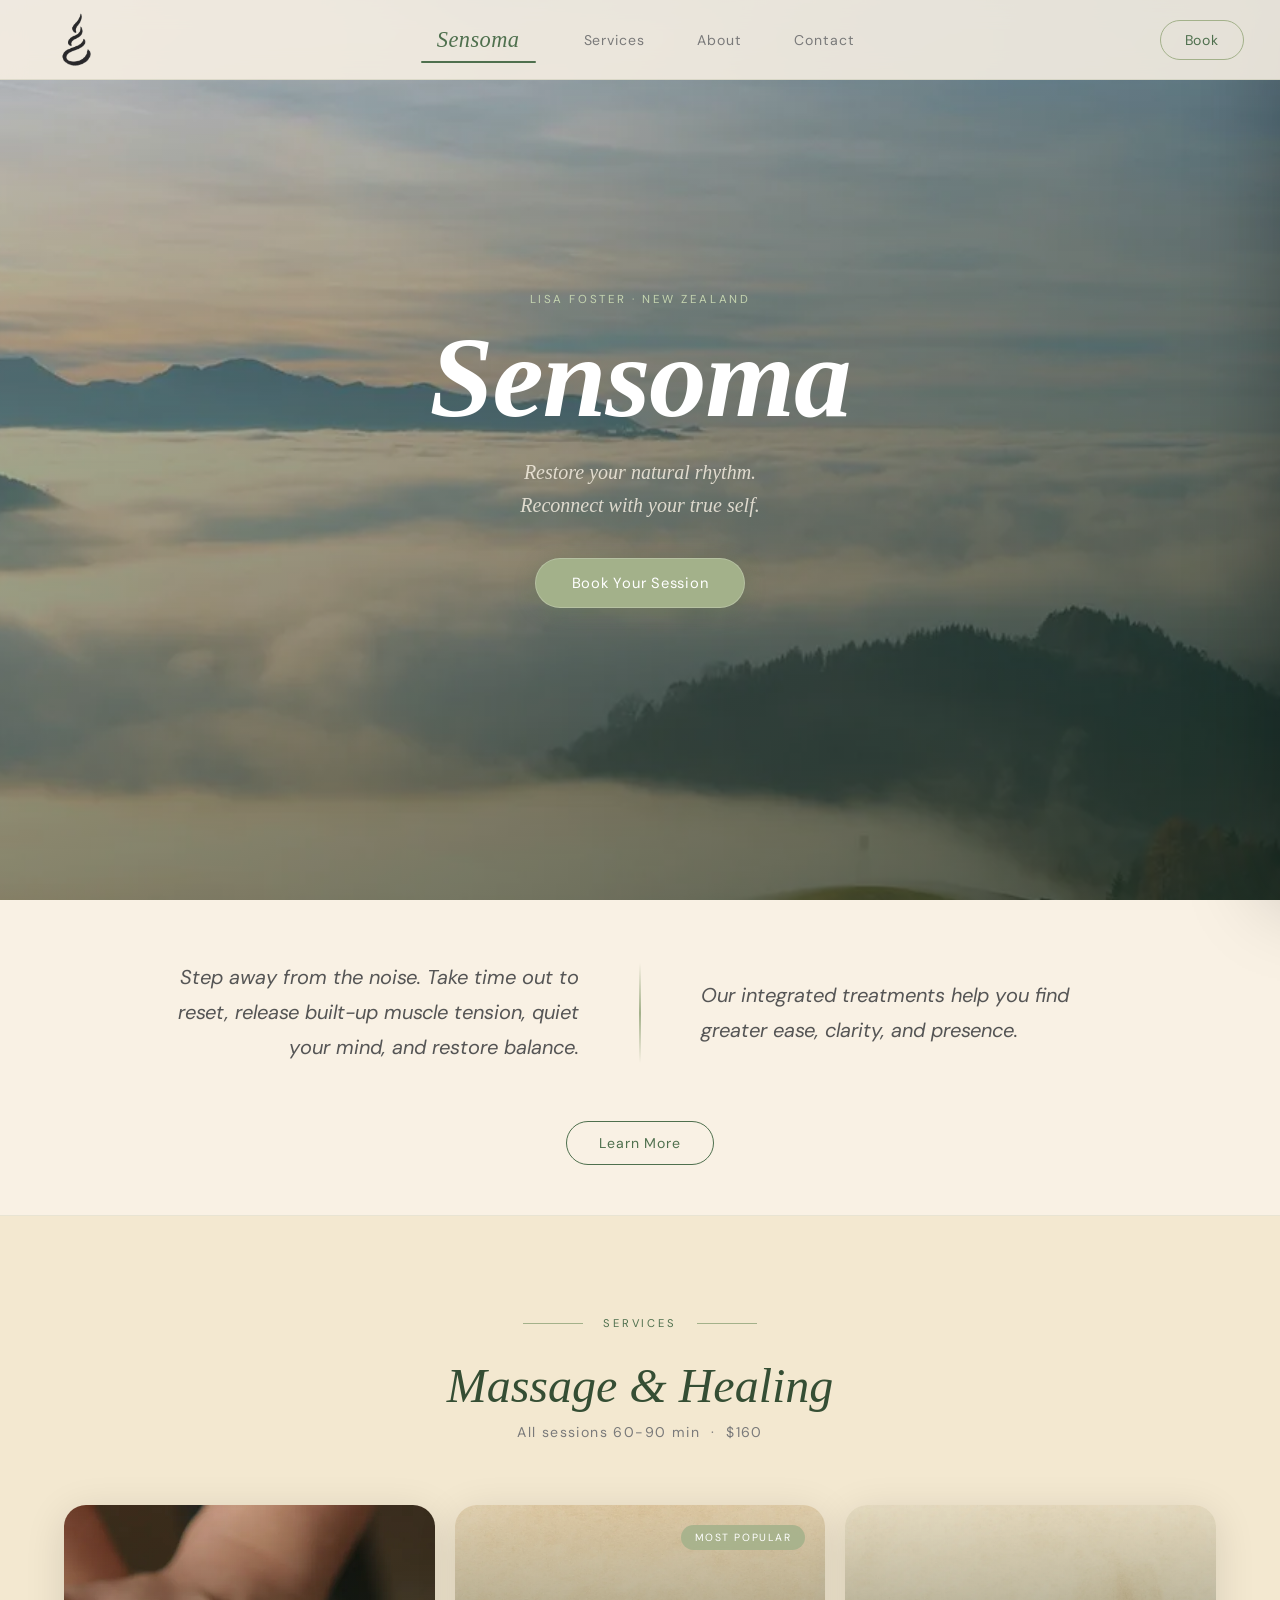
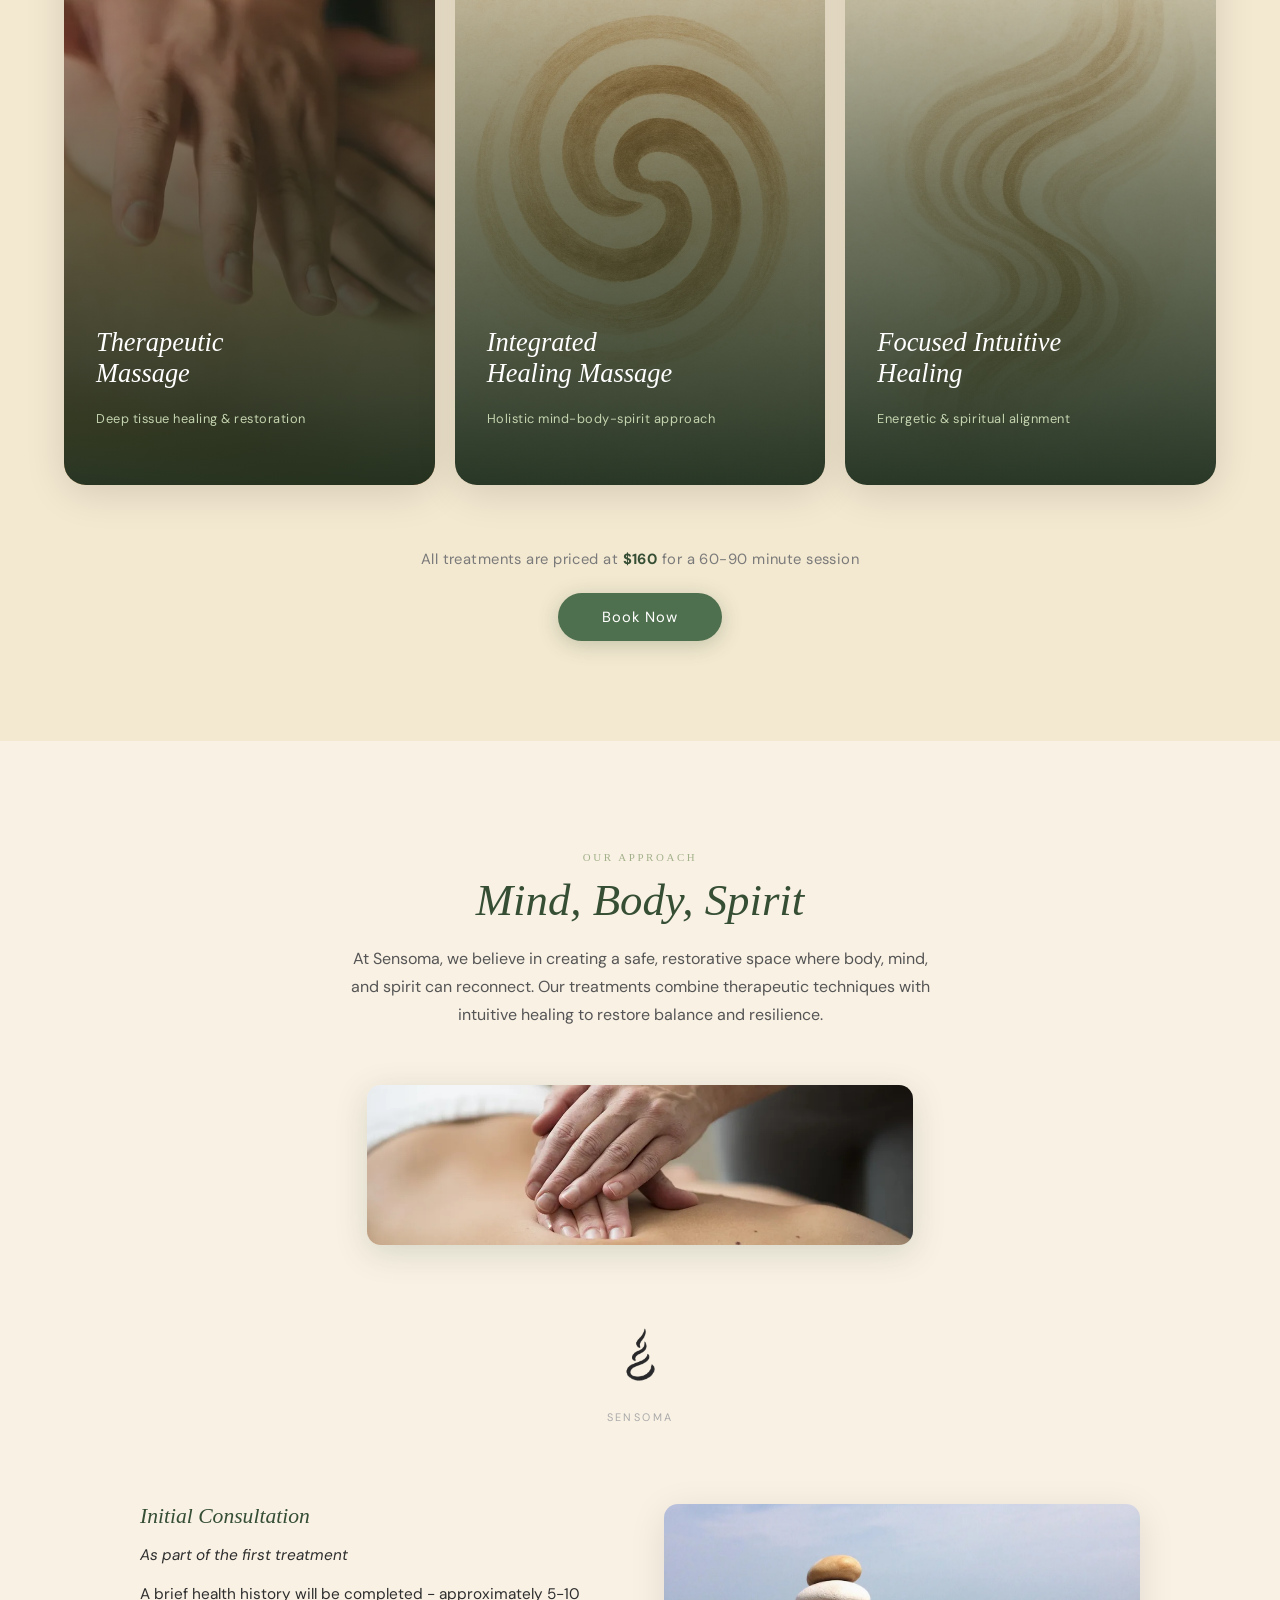
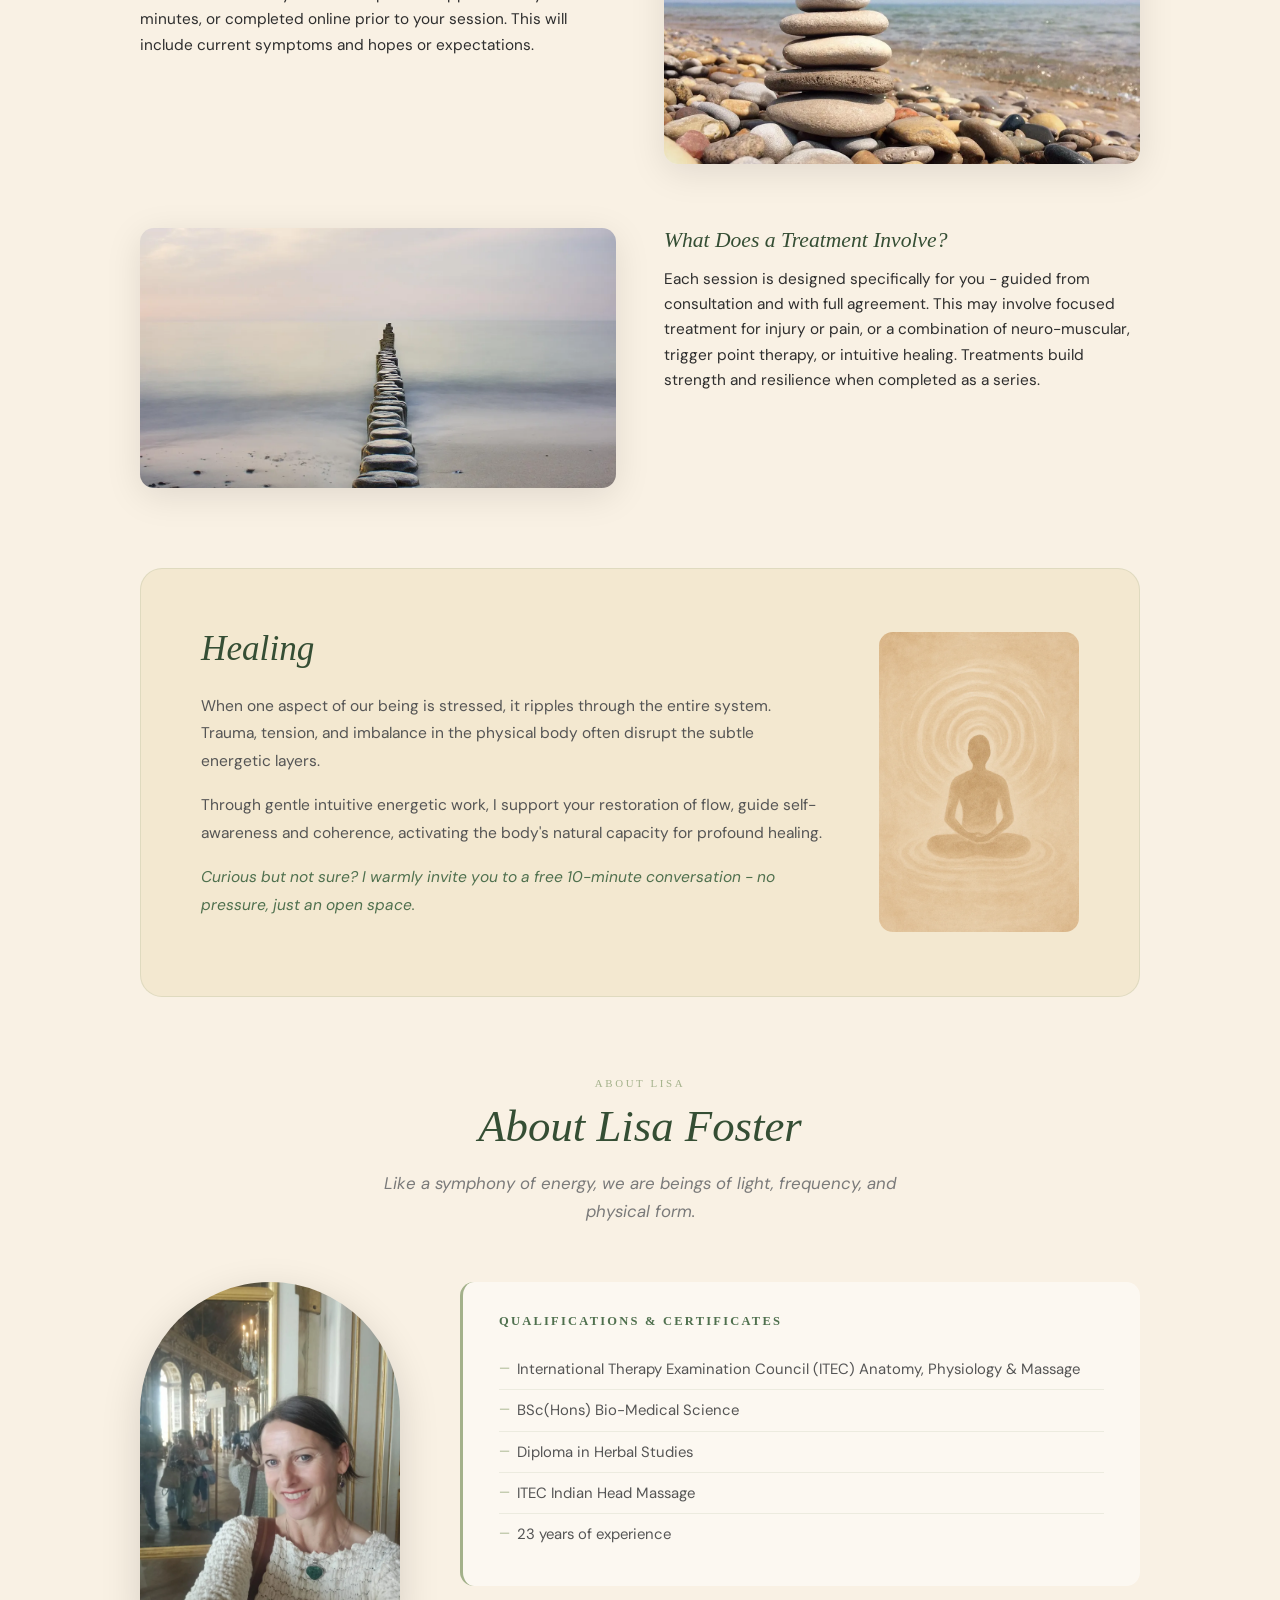
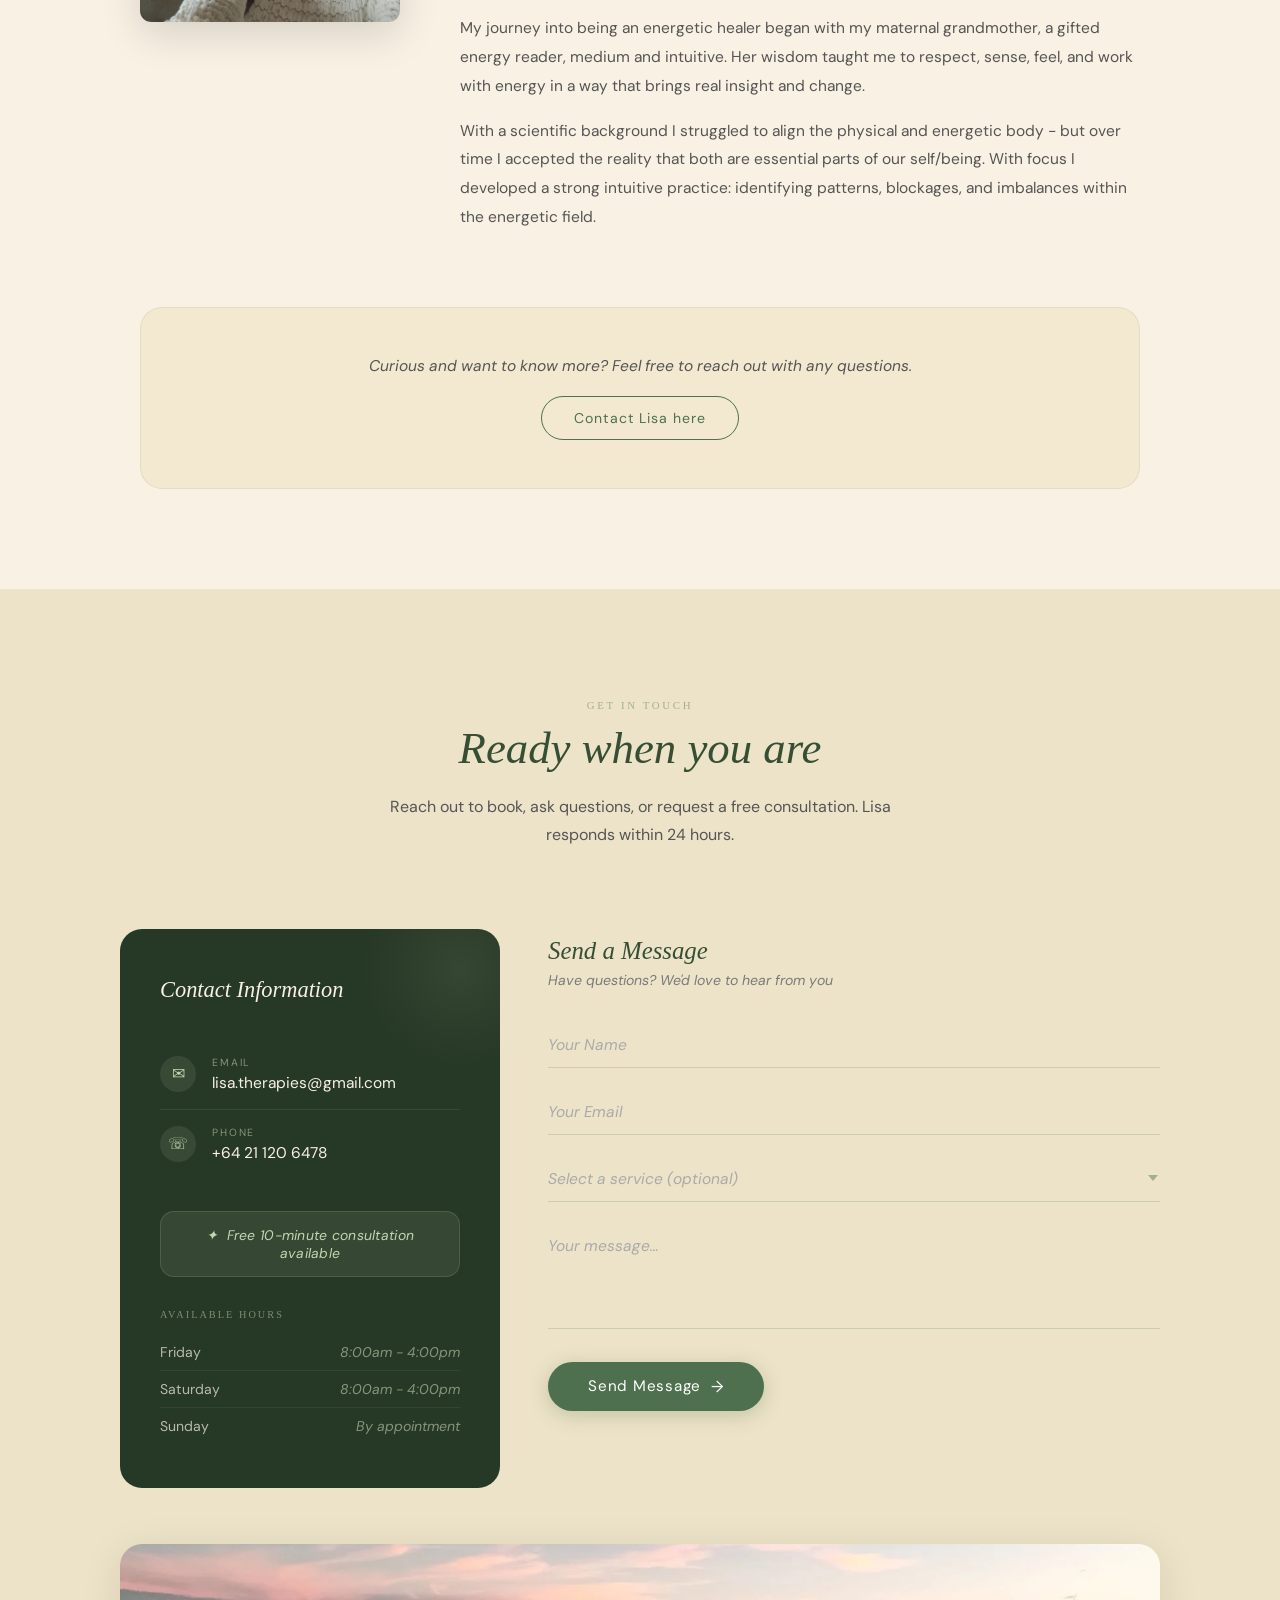
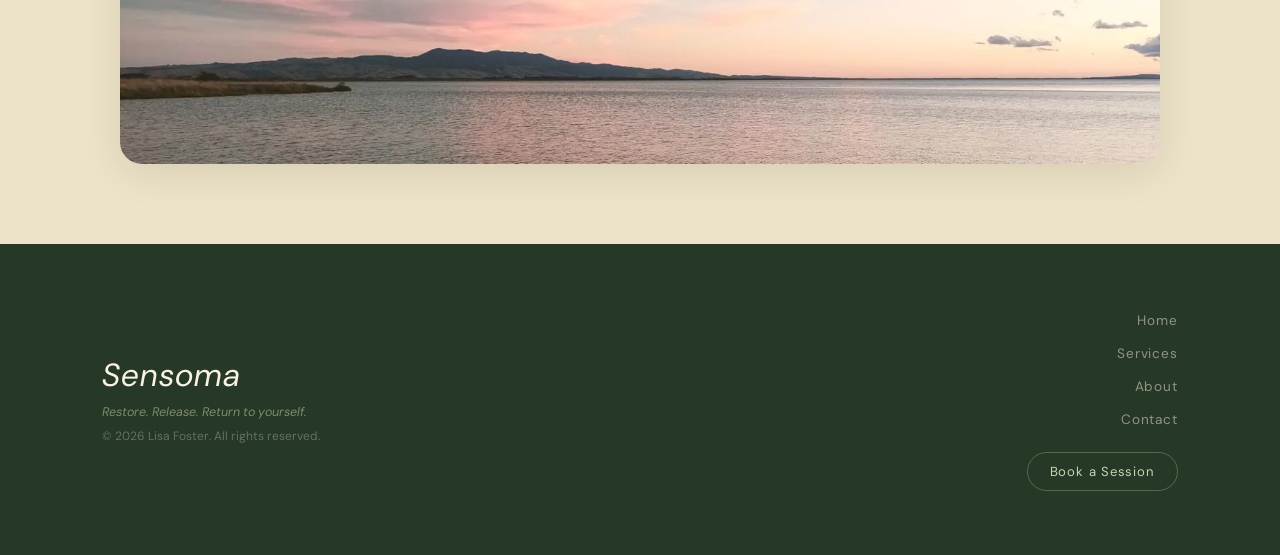
<file: index.html>
<!DOCTYPE html>
<html lang="en">
<head>
  <meta charset="UTF-8" />
  <meta name="viewport" content="width=device-width, initial-scale=1.0" />
  <title>Sensoma - Massage &amp; Healing Services | Lisa Foster, New Zealand</title>
  <meta name="description" content="Sensoma offers therapeutic massage, integrated healing, and intuitive energy work with Lisa Foster in New Zealand. 23 years of experience. Book a 60-90 min session or free 10-minute consultation." />

  <!-- Fonts -->
  <link rel="preconnect" href="https://fonts.googleapis.com" />
  <link rel="preconnect" href="https://fonts.gstatic.com" crossorigin />
  <link href="https://fonts.googleapis.com/css2?family=DM+Sans:ital,opsz,wght@0,9..40,300;0,9..40,400;0,9..40,500;1,9..40,300&display=swap" rel="stylesheet" />

  <!-- Favicon -->
  <link rel="icon" href="assets/images/enso.png" type="image/png" />
  <link rel="apple-touch-icon" href="assets/images/enso.png" />

  <!-- Canonical -->
  <link rel="canonical" href="https://sensoma.co.nz/" />

  <!-- Preload hero image -->
  <link rel="preload" as="image" href="assets/images/mountains.webp" />

  <!-- Open Graph -->
  <meta property="og:title" content="Sensoma - Massage &amp; Healing Services | Lisa Foster, New Zealand" />
  <meta property="og:description" content="Therapeutic massage, integrated healing, and intuitive energy work with Lisa Foster. Restore your natural rhythm and reconnect with your true self." />
  <meta property="og:type" content="website" />
  <meta property="og:url" content="https://sensoma.co.nz/" />
  <meta property="og:image" content="https://sensoma.co.nz/assets/images/mountains.webp" />
  <meta property="og:image:alt" content="Misty mountain landscape - Sensoma healing and massage, New Zealand" />

  <!-- Twitter Card -->
  <meta name="twitter:card" content="summary_large_image" />
  <meta name="twitter:title" content="Sensoma - Massage &amp; Healing Services | Lisa Foster, New Zealand" />
  <meta name="twitter:description" content="Therapeutic massage, integrated healing, and intuitive energy work with Lisa Foster in New Zealand." />
  <meta name="twitter:image" content="https://sensoma.co.nz/assets/images/mountains.webp" />

  <!-- Schema.org structured data -->
  <script type="application/ld+json">
  {
    "@context": "https://schema.org",
    "@type": "LocalBusiness",
    "name": "Sensoma",
    "description": "Therapeutic massage, integrated healing massage, and focused intuitive healing services offered by Lisa Foster in New Zealand.",
    "url": "https://sensoma.co.nz/",
    "telephone": "+64211206478",
    "email": "lisa.therapies@gmail.com",
    "address": {
      "@type": "PostalAddress",
      "addressCountry": "NZ"
    },
    "employee": {
      "@type": "Person",
      "name": "Lisa Foster",
      "jobTitle": "Therapeutic Massage Therapist & Energy Healer",
      "description": "23 years of experience. Qualifications include ITEC Anatomy, Physiology & Massage, BSc(Hons) Bio-Medical Science, Diploma in Herbal Studies, and ITEC Indian Head Massage."
    },
    "hasOfferCatalog": {
      "@type": "OfferCatalog",
      "name": "Healing Services",
      "itemListElement": [
        {
          "@type": "Offer",
          "itemOffered": {
            "@type": "Service",
            "name": "Therapeutic Massage",
            "description": "Targeted myofascial and neuromuscular techniques to relieve pain, restore mobility, and support lasting balance."
          },
          "price": "160",
          "priceCurrency": "NZD"
        },
        {
          "@type": "Offer",
          "itemOffered": {
            "@type": "Service",
            "name": "Integrated Healing Massage",
            "description": "Comprehensive sessions weaving massage and bodywork with energetic and physical therapy for deep transformation and healing."
          },
          "price": "160",
          "priceCurrency": "NZD"
        },
        {
          "@type": "Offer",
          "itemOffered": {
            "@type": "Service",
            "name": "Focused Intuitive Healing",
            "description": "A gentle energetic session nurturing subtle energies and connecting with the spiritual aspects shaping your wellbeing and inner balance."
          },
          "price": "160",
          "priceCurrency": "NZD"
        }
      ]
    },
    "openingHoursSpecification": [
      {
        "@type": "OpeningHoursSpecification",
        "dayOfWeek": ["Friday", "Saturday"],
        "opens": "08:00",
        "closes": "16:00"
      },
      {
        "@type": "OpeningHoursSpecification",
        "dayOfWeek": "Sunday",
        "opens": "08:00",
        "closes": "16:00"
      }
    ]
  }
  </script>

  <link rel="stylesheet" href="assets/css/styles.css" />
</head>
<body>

  <!-- NAVBAR -->
  <nav class="navbar" id="navbar">
    <div class="nav-left" id="nav-logo" role="button" tabindex="0" aria-label="Sensoma home">
		<img src="assets/images/swirl.webp" alt="Sensoma Logo" loading="eager" fetchpriority="high" decoding="async">
	</div>

    <button class="hamburger" id="hamburger" aria-label="Toggle menu" aria-expanded="false" aria-controls="nav-center">
      <span></span><span></span><span></span>
    </button>
    <div class="nav-center" id="nav-center">
      <div class="nav-links">
        <a href="#home"    class="brand-link" id="brand-link">Sensoma</a>
        <a href="#service" class="nav-link">Services</a>
        <a href="#about"   class="nav-link">About</a>
        <a href="#contact" class="nav-link">Contact</a>
        <a href="#book"    class="nav-link book-trigger mobile-book">Book</a>
        <div class="nav-underline" id="nav-underline"></div>
      </div>
    </div>
    <div class="nav-right">
      <a href="#book" class="nav-book book-trigger">Book</a>
    </div>
  </nav>

  <!-- PAGE WRAPPER - stays still; booking panel slides over the top -->
  <div id="page-wrapper">

    <!-- HERO -->
    <section id="home" class="hero-section">
      <div class="hero-background">
        <img src="assets/images/mountains.webp" alt="Misty mountain landscape" fetchpriority="high" />
      </div>
      <div class="hero-overlay"></div>
      <div class="hero-content">
        <p class="hero-eyebrow">Lisa Foster · New Zealand</p>
        <h1 class="hero-heading">Sensoma</h1>
        <p class="hero-tagline">Restore your natural rhythm.<br>Reconnect with your true self.</p>
        <a href="#book" class="cta-button book-trigger">Book Your Session</a>
      </div>
    </section>

    <!-- BRIDGE -->
    <div class="bridge-section" id="bridge">
      <div class="bridge-inner">
        <div class="bridge-left reveal-left">
          <p>Step away from the noise. Take time out to reset, release built-up muscle tension, quiet your mind, and restore balance.</p>
        </div>
        <div class="bridge-divider" aria-hidden="true"></div>
        <div class="bridge-right reveal-right">
          <p>Our integrated treatments help you find greater ease, clarity, and presence.</p>
        </div>
      </div>
      <div class="bridge-cta reveal-up">
        <button id="learn-more-btn" class="btn-ghost">Learn More</button>
      </div>
    </div>

    <!-- SERVICES -->
    <section id="service" class="section services-section">

      <div class="services-label reveal-up">
        <span class="label-line"></span>
        <span class="label-text">Services</span>
        <span class="label-line"></span>
      </div>

      <div class="services-heading-block reveal-up">
        <h2 class="services-main-heading">Massage &amp; Healing</h2>
        <p class="services-sub">All sessions 60-90 min &nbsp;·&nbsp; $160</p>
      </div>

      <div class="services-grid">

        <article class="svc-card svc-1 reveal-up book-trigger" role="button" tabindex="0" style="--delay:0ms">
          <div class="svc-img-wrap">
            <img src="assets/images/chinese-medicine.webp" alt="Therapeutic massage" class="svc-img" loading="lazy" decoding="async" />
            <div class="svc-img-overlay"></div>
          </div>
          <div class="svc-body">
            <span class="svc-number">01</span>
            <h3 class="svc-title">Therapeutic<br>Massage</h3>
            <p class="svc-subtitle">Deep tissue healing &amp; restoration</p>
            <div class="svc-reveal">
              <p class="svc-desc">Targeted myofascial and neuromuscular techniques to relieve pain, restore mobility, and support lasting balance. Each session is guided entirely by your body's needs.</p>
              <button class="svc-book-btn book-trigger">Book this session →</button>
            </div>
          </div>
        </article>

        <article class="svc-card svc-2 svc-featured reveal-up book-trigger" role="button" tabindex="0" style="--delay:120ms">
          <div class="svc-img-wrap">
            <img src="assets/images/spiral.webp" alt="Integrated healing" class="svc-img" loading="lazy" decoding="async" />
            <div class="svc-img-overlay"></div>
          </div>
          <div class="svc-body">
            <span class="svc-number">02</span>
            <h3 class="svc-title">Integrated<br>Healing Massage</h3>
            <p class="svc-subtitle">Holistic mind-body-spirit approach</p>
            <div class="svc-reveal">
              <p class="svc-desc">Comprehensive sessions weaving massage and bodywork with energetic and physical therapy for deep transformation and healing.</p>
              <button class="svc-book-btn book-trigger">Book this session →</button>
            </div>
          </div>
          <div class="svc-featured-badge">Most Popular</div>
        </article>

        <article class="svc-card svc-3 reveal-up book-trigger" role="button" tabindex="0" style="--delay:240ms">
          <div class="svc-img-wrap">
            <img src="assets/images/ripple.webp" alt="Intuitive healing" class="svc-img" loading="lazy" decoding="async" />
            <div class="svc-img-overlay"></div>
          </div>
          <div class="svc-body">
            <span class="svc-number">03</span>
            <h3 class="svc-title">Focused Intuitive<br>Healing</h3>
            <p class="svc-subtitle">Energetic &amp; spiritual alignment</p>
            <div class="svc-reveal">
              <p class="svc-desc">A gentle energetic session nurturing subtle energies and connecting with the spiritual aspects shaping your wellbeing and inner balance.</p>
              <button class="svc-book-btn book-trigger">Book this session →</button>
            </div>
          </div>
        </article>

      </div>

      <div class="services-footer reveal-up">
        <p class="pricing-note">All treatments are priced at <strong>$160</strong> for a 60-90 minute session</p>
        <button class="book-now-btn book-trigger">Book Now</button>
      </div>

    </section>

    <!-- ABOUT -->
    <section id="about" class="section about-section">

      <div class="about-intro reveal-up">
        <p class="section-eyebrow">Our Approach</p>
        <h2 class="section-heading">Mind, Body, Spirit</h2>
        <p class="section-sub">At Sensoma, we believe in creating a safe, restorative space where body, mind, and spirit can reconnect. Our treatments combine therapeutic techniques with intuitive healing to restore balance and resilience.</p>
      </div>

      <div class="about-header-img-wrap reveal-up">
        <img src="assets/images/massage.webp" alt="Therapeutic massage in practice" class="about-header-img" loading="lazy" decoding="async" />
      </div>

      <!-- Sensoma logo mark - its own centred moment in the about section -->
		<div class="about-logo-block reveal-up">
			<img src="assets/images/swirl.webp" alt="Sensoma Icon" class="about-logo-img" loading="lazy" decoding="async">
			<span class="about-logo-caption">Sensoma</span>
		</div>

      <div class="about-blocks">

        <div class="about-block reveal-left">
          <div class="about-block-text">
            <h3>Initial Consultation</h3>
            <p class="about-block-italic">As part of the first treatment</p>
            <p>A brief health history will be completed - approximately 5-10 minutes, or completed online prior to your session. This will include current symptoms and hopes or expectations.</p>
          </div>
          <div class="about-block-img">
            <img src="assets/images/rock.webp" alt="Balanced rocks by the ocean" loading="lazy" decoding="async" />
          </div>
        </div>

        <div class="about-block about-block--reverse reveal-right">
          <div class="about-block-img">
            <img src="assets/images/groyne.webp" alt="A peaceful groyne stretching into water" loading="lazy" decoding="async" />
          </div>
          <div class="about-block-text">
            <h3>What Does a Treatment Involve?</h3>
            <p>Each session is designed specifically for you - guided from consultation and with full agreement. This may involve focused treatment for injury or pain, or a combination of neuro-muscular, trigger point therapy, or intuitive healing. Treatments build strength and resilience when completed as a series.</p>
          </div>
        </div>

      </div>

      <div class="healing-banner reveal-up">
        <div class="healing-banner-text">
          <h2>Healing</h2>
          <p>When one aspect of our being is stressed, it ripples through the entire system. Trauma, tension, and imbalance in the physical body often disrupt the subtle energetic layers.</p>
          <p>Through gentle intuitive energetic work, I support your restoration of flow, guide self-awareness and coherence, activating the body's natural capacity for profound healing.</p>
          <p class="healing-invite">Curious but not sure? I warmly invite you to a free 10-minute conversation - no pressure, just an open space.</p>
        </div>
        <div class="healing-banner-img">
          <img src="assets/images/meditation-outline.webp" alt="Meditative energy figure" loading="lazy" decoding="async" />
        </div>
      </div>

      <div class="lisa-section reveal-up">

        <div class="lisa-intro">
          <p class="section-eyebrow">About Lisa</p>
          <h2 class="section-heading">About Lisa Foster</h2>
          <p class="lisa-quote-header"><em>Like a symphony of energy, we are beings of light, frequency, and physical form.</em></p>
        </div>

        <div class="lisa-grid">

          <div class="lisa-portrait-col">
            <div class="lisa-portrait-frame">
              <img src="assets/images/lisa-potrait.webp" alt="Lisa Foster" class="lisa-portrait" loading="lazy" decoding="async" />
            </div>
          </div>

          <div class="lisa-detail-col">
            <div class="lisa-quals">
              <h3>Qualifications &amp; Certificates</h3>
              <ul>
                <li>International Therapy Examination Council (ITEC) Anatomy, Physiology &amp; Massage</li>
                <li>BSc(Hons) Bio-Medical Science</li>
                <li>Diploma in Herbal Studies</li>
                <li>ITEC Indian Head Massage</li>
                <li>23 years of experience</li>
              </ul>
            </div>
            <div class="lisa-bio">
              <p>My journey into being an energetic healer began with my maternal grandmother, a gifted energy reader, medium and intuitive. Her wisdom taught me to respect, sense, feel, and work with energy in a way that brings real insight and change.</p>
              <p>With a scientific background I struggled to align the physical and energetic body - but over time I accepted the reality that both are essential parts of our self/being. With focus I developed a strong intuitive practice: identifying patterns, blockages, and imbalances within the energetic field.</p>
            </div>
          </div>

        </div>

        <div class="lisa-cta reveal-up">
          <p><em>Curious and want to know more? Feel free to reach out with any questions.</em></p>
          <a href="#contact" class="btn-ghost" id="book-chat-btn">Contact Lisa here</a>
        </div>

      </div>
    </section>

    <!-- CONTACT -->
    <section id="contact" class="section contact-section">

      <div class="contact-intro reveal-up">
        <p class="section-eyebrow">Get in Touch</p>
        <h2 class="section-heading">Ready when you are</h2>
        <p class="section-sub">Reach out to book, ask questions, or request a free consultation. Lisa responds within 24 hours.</p>
      </div>

      <div class="contact-two-column">

        <div class="contact-info-card reveal-left">
          <h2 class="contact-info-title">Contact Information</h2>
          <div class="contact-methods">
            <div class="contact-item">
              <span class="contact-icon">✉</span>
              <div>
                <span class="contact-label">Email</span>
                <a href="mailto:lisa.therapies@gmail.com" class="contact-value">lisa.therapies@gmail.com</a>
              </div>
            </div>
            <div class="contact-item">
              <span class="contact-icon">☏</span>
              <div>
                <span class="contact-label">Phone</span>
                <a href="tel:+64211206478" class="contact-value">+64 21 120 6478</a>
              </div>
            </div>
          </div>
          <div class="free-consultation">
            <em>✦ &nbsp;Free 10-minute consultation available</em>
          </div>
          <div class="hours-display">
            <h3>Available Hours</h3>
            <div class="hours-content">
              <div><span class="hours-day">Friday</span><span class="hours-time">8:00am - 4:00pm</span></div>
              <div><span class="hours-day">Saturday</span><span class="hours-time">8:00am - 4:00pm</span></div>
              <div><span class="hours-day">Sunday</span><span class="hours-time">By appointment</span></div>
            </div>
          </div>
        </div>

        <div class="contact-form-card reveal-right">
          <h2>Send a Message</h2>
          <p class="form-subtitle">Have questions? We'd love to hear from you</p>
          <form id="contact-form-simple" novalidate>
            <div class="simple-form-row">
              <label class="sr-only" for="contact-name">Your Name</label>
              <input type="text"  id="contact-name"  name="name"    placeholder="Your Name"  required />
            </div>
            <div class="simple-form-row">
              <label class="sr-only" for="contact-email">Your Email</label>
              <input type="email" id="contact-email" name="email"   placeholder="Your Email" required />
            </div>
            <div class="simple-form-row select-wrap">
              <label class="sr-only" for="contact-service">Service</label>
              <select id="contact-service" name="service" class="service-select">
                <option value="">Select a service (optional)</option>
                <option value="therapeutic">Therapeutic Massage</option>
                <option value="integrated">Integrated Healing Session</option>
                <option value="intuitive">Focused Intuitive Healing Session</option>
                <option value="consultation">Free Consultation</option>
              </select>
            </div>
            <div class="simple-form-row">
              <label class="sr-only" for="contact-message">Your Message</label>
              <textarea id="contact-message" name="message" placeholder="Your message…" rows="4" required></textarea>
            </div>
            <input type="text" name="_gotcha" tabindex="-1" autocomplete="off" aria-hidden="true" style="display:none" />
            <button type="submit" class="simple-submit-btn">Send Message</button>
          </form>
        </div>

      </div>

      <div class="contact-hero-image reveal-up">
        <img src="assets/images/crocodile-island.webp" alt="Peaceful coastal landscape" loading="lazy" decoding="async" />
      </div>

    </section>

    <!-- FOOTER -->
    <footer class="footer">
      <div class="footer-inner">
        <div class="footer-brand-col">
          <div class="footer-brand">Sensoma</div>
          <p class="footer-tagline">Restore. Release. Return to yourself.</p>
          <p class="footer-copyright">&copy; <span id="footer-year"></span> Lisa Foster. All rights reserved.</p>
        </div>
        <div class="footer-links-col">
          <a href="#home"    class="footer-link">Home</a>
          <a href="#service" class="footer-link">Services</a>
          <a href="#about"   class="footer-link">About</a>
          <a href="#contact" class="footer-link">Contact</a>
          <a href="#book"    class="footer-link footer-book-link book-trigger">Book a Session</a>
        </div>
      </div>
    </footer>

  </div><!-- /#page-wrapper -->


  <!-- BOOKING OVERLAY + PANEL (fixed drawer, slides over the page) -->
  <div class="booking-overlay" id="booking-overlay" aria-hidden="true"></div>

  <div class="booking-panel" id="booking-panel"
       role="dialog" aria-modal="true" aria-labelledby="booking-heading" aria-hidden="true">

    <div class="booking-header">
      <img src="assets/images/singing-bowl.webp" alt="Singing bowl" class="booking-header-image" loading="lazy" decoding="async" />
      <img src="assets/images/enso.png" alt="Sensoma" class="booking-header-logo" loading="lazy" decoding="async" />
      <h2 id="booking-heading">Book Your Session</h2>
      <button class="close-booking" id="close-booking" aria-label="Close booking panel">&times;</button>
    </div>

    <div class="booking-content">
      <p class="booking-intro">
        Choose your preferred service and we'll get back to you within 24&nbsp;hours to confirm.
      </p>

      <form id="booking-form" class="booking-form" novalidate>
        <div class="form-group">
          <label for="booking-name">Full Name *</label>
          <input type="text" id="booking-name" name="name" required />
        </div>
        <div class="form-group">
          <label for="booking-email">Email *</label>
          <input type="email" id="booking-email" name="email" required />
        </div>
        <div class="form-group">
          <label for="booking-phone">Phone *</label>
          <input type="tel" id="booking-phone" name="phone" required />
        </div>
        <div class="form-group">
          <label for="booking-hear">How did you hear about us?</label>
          <select id="booking-hear" name="hearAbout">
            <option value="">Select an option…</option>
            <option value="google">Google Search</option>
            <option value="friend">Friend Referral</option>
            <option value="social">Social Media</option>
            <option value="other">Other</option>
          </select>
        </div>
        <div class="form-group full-width">
          <label for="booking-service">Service *</label>
          <select id="booking-service" name="service" required>
            <option value="">Select a service…</option>
            <option value="therapeutic">Therapeutic Massage - $160 (60-90 min)</option>
            <option value="integrated">Integrated Healing Massage - $160 (60-90 min)</option>
            <option value="intuitive">Focused Intuitive Healing - $160 (60-90 min)</option>
            <option value="consultation">Free 10-min Consultation</option>
          </select>
        </div>
        <div class="form-group full-width booking-date-wrapper">
          <label for="booking-date">Preferred Date *</label>
          <input type="date" id="booking-date" name="date" required />
          <small class="booking-date-note">Only Friday, Saturday and Sunday are available</small>
        </div>
        <div class="form-group">
          <label for="booking-time">Preferred Time *</label>
          <select id="booking-time" name="time" required>
            <option value="">Select a time…</option>
            <option value="09:00">9:00 AM</option>
            <option value="10:00">10:00 AM</option>
            <option value="11:00">11:00 AM</option>
            <option value="12:00">12:00 PM</option>
            <option value="13:00">1:00 PM</option>
            <option value="14:00">2:00 PM</option>
            <option value="15:00">3:00 PM</option>
            <option value="16:00">4:00 PM</option>
          </select>
        </div>
        <div class="form-group">
          <label for="booking-message">Additional Notes (optional)</label>
          <textarea id="booking-message" name="message" rows="3"
            placeholder="Any specific concerns or questions?"></textarea>
        </div>
        <div class="form-group checkbox-group">
          <label>
            <input type="checkbox" id="first-time" name="firstTime" />
            This is my first visit
          </label>
        </div>
        <input type="text" name="_gotcha" tabindex="-1" autocomplete="off" aria-hidden="true" style="display:none" />
        <button type="submit" class="booking-submit-btn">Request Appointment</button>
        <p class="booking-note">* We'll confirm your appointment within 24 hours via email or phone.</p>
      </form>

      <div id="booking-success" class="booking-success is-hidden">
        <div class="success-icon">✓</div>
        <h3>Booking Request Received!</h3>
        <p>Thank you. We'll contact you within 24 hours to confirm your appointment.</p>
        <button class="booking-done-btn" id="booking-done-btn">Done</button>
      </div>

    </div>
  </div>

  <script src="assets/js/main.js"></script>
</body>
</html>
</file>
<file: assets/css/styles.css>
/* ================================================================
   SENSOMA — styles.css  (redesigned)
   ================================================================ */

/* ---------------------------------------------------------------
   1. TOKENS
--------------------------------------------------------------- */
:root {
  --cream:       #F9F1E4;
  --cream-mid:   #F3E8D0;
  --cream-warm:  #EDE3C8;
  --cream-deep:  #E5D9B6;

  --green:       #4F704E;
  --green-mid:   #A3B18A;
  --green-light: #C5D4B0;
  --green-dark:  #354E34;
  --green-deep:  #263826;

  --text:        #2E2E2E;
  --text-mid:    #555555;
  --text-muted:  #7A7A7A;
  --text-faint:  #AAAAAA;
  --white:       #FFFFFF;

  --navbar-h:    80px;

  --ease-out: cubic-bezier(0.22, 1, 0.36, 1);
  --ease-push: cubic-bezier(0.645, 0.045, 0.355, 1);

  --radius-sm:  6px;
  --radius-md:  14px;
  --radius-lg:  22px;
  --radius-xl:  32px;
  --radius-pill: 100px;
}

/* ---------------------------------------------------------------
   2. RESET & BASE
--------------------------------------------------------------- */
*, *::before, *::after { box-sizing: border-box; margin: 0; padding: 0; -webkit-tap-highlight-color: transparent; }

html {
  scroll-behavior: smooth;
  font-size: 16px;
  -webkit-text-size-adjust: 100%;
}

body {
  font-family: 'DM Sans', sans-serif;
  background: var(--cream);
  color: var(--text);
  overflow-x: hidden;
}

img { max-width: 100%; display: block; }
a   { color: inherit; text-decoration: none; }
ul  { list-style: none; padding: 0; }

button {
  font-family: 'DM Sans', sans-serif;
  cursor: pointer;
  border: none;
  background: none;
}

/* Georgia — headings and brand voice */
h1, h2, h3 { font-family: Georgia, 'Times New Roman', serif; }

.hero-tagline,
.section-eyebrow,
.nav-links .brand-link {
  font-family: Georgia, 'Times New Roman', serif;
}

section[id] { scroll-margin-top: var(--navbar-h); }

/* ---------------------------------------------------------------
   3. PAGE WRAPPER — stays in place when booking opens.
   The panel slides in as a drawer OVER the dimmed page.
   No translateX — the page remains fully visible behind the overlay.
--------------------------------------------------------------- */
#page-wrapper {
  width: 100%;
  position: relative;
}

body.booking-open { overflow: hidden; }

/* ---------------------------------------------------------------
   4. SCROLL REVEAL ANIMATIONS
   JS adds .is-visible once elements enter the viewport.
--------------------------------------------------------------- */
.reveal-up,
.reveal-left,
.reveal-right {
  opacity: 0;
  transition: opacity 0.7s var(--ease-out), transform 0.7s var(--ease-out);
  transition-delay: var(--delay, 0ms);
}

.reveal-up    { transform: translateY(36px); }
.reveal-left  { transform: translateX(-36px); }
.reveal-right { transform: translateX(36px); }

.reveal-up.is-visible,
.reveal-left.is-visible,
.reveal-right.is-visible {
  opacity: 1;
  transform: translate(0);
}

/* ---------------------------------------------------------------
   5. NAVBAR
--------------------------------------------------------------- */
.navbar {
  position: fixed;
  top: 0; left: 0; right: 0;
  height: var(--navbar-h);
  background: rgba(249, 241, 228, 0.88);
  backdrop-filter: blur(12px);
  -webkit-backdrop-filter: blur(12px);
  border-bottom: 1px solid rgba(163, 177, 138, 0.25);
  display: flex;
  align-items: center;
  justify-content: center;
  padding: 0 40px;
  z-index: 2500;
  transition: background 0.3s ease, box-shadow 0.3s ease;
}

.navbar.scrolled {
  background: rgba(249, 241, 228, 0.97);
  box-shadow: 0 2px 24px rgba(0,0,0,0.07);
}

/* Logo */
.nav-left {
  position: absolute;
  left: 36px;
  cursor: pointer;
  display: flex;
  width:80px;
}

.nav-left img {
	width:100%;
	height:auto;
}


/* Right Book button */
.nav-right { position: absolute; right: 36px; }

.nav-book {
  color: var(--green);
  font-size: 0.88rem;
  letter-spacing: 0.06em;
  padding: 10px 24px;
  border: 1.5px solid var(--green-mid);
  border-radius: var(--radius-pill);
  transition: all 0.25s ease;
  font-weight: normal;
}

.nav-book:hover {
  background: var(--green-mid);
  color: var(--white);
  border-color: var(--green-mid);
  transform: translateY(-1px);
  box-shadow: 0 4px 14px rgba(163,177,138,0.4);
}

/* Centre links */
.nav-center {
  flex: 0 0 auto;
  display: flex;
  align-items: center;
}

.nav-links {
  display: flex;
  gap: 44px;
  position: relative;
  align-items: center;
}

.nav-links .brand-link {
  font-size: 1.4rem;
  font-style: italic;
  color: var(--green-dark);
  letter-spacing: 0.02em;
  padding: 8px 16px;
  border-radius: var(--radius-pill);
  transition: color 0.2s ease;
}

.brand-link:hover,
.brand-link.active { color: var(--green); }

.nav-links a.nav-link {
  font-size: 0.88rem;
  letter-spacing: 0.07em;
  color: var(--text-muted);
  padding: 8px 4px;
  position: relative;
  transition: color 0.2s ease;
}

.nav-links a.nav-link::after {
  content: '';
  position: absolute;
  bottom: 0; left: 0;
  width: 0; height: 1.5px;
  background: var(--green);
  transition: width 0.25s ease;
}

.nav-links a.nav-link:hover,
.nav-links a.nav-link.active { color: var(--green); }

.nav-links a.nav-link:hover::after,
.nav-links a.nav-link.active::after { width: 100%; }

/* Sliding underline bar — JS moves it under the active link */
.nav-links {
  position: relative; /* already set, just ensuring */
}

.nav-underline {
  position: absolute;
  bottom: -2px;
  height: 2px;
  background: var(--green);
  border-radius: 2px;
  transition: left 0.35s cubic-bezier(0.22,1,0.36,1), width 0.35s cubic-bezier(0.22,1,0.36,1), opacity 0.3s ease;
  opacity: 0;
  pointer-events: none;
}

.nav-underline.ready { opacity: 1; }

/* Remove the CSS ::after underline from nav-links — JS handles it now */
.nav-links a.nav-link::after { display: none; }

/* Mobile Book — hidden on desktop */
.mobile-book { display: none !important; }

/* ---------------------------------------------------------------
   6. HAMBURGER
--------------------------------------------------------------- */
.hamburger {
  display: none;
  flex-direction: column;
  gap: 5px;
  cursor: pointer;
  padding: 10px;
  position: absolute;
  right: 16px;
  z-index: 2600;
  border: none;
  background: none;
}

.hamburger span {
  display: block;
  width: 24px;
  height: 2px;
  background: var(--green-dark);
  border-radius: 2px;
  transition: all 0.28s ease;
}

.hamburger.active span:nth-child(1) { transform: rotate(45deg) translate(5px, 5px); }
.hamburger.active span:nth-child(2) { opacity: 0; transform: scaleX(0); }
.hamburger.active span:nth-child(3) { transform: rotate(-45deg) translate(5px, -5px); }

/* ---------------------------------------------------------------
   7. HERO — full viewport
--------------------------------------------------------------- */
.hero-section {
  position: relative;
  height: 100svh;
  min-height: 580px;
  display: flex;
  align-items: center;
  justify-content: center;
  padding: 0 8%;
  overflow: hidden;
}

.hero-background {
  position: absolute;
  inset: 0;
  z-index: 0;
}

.hero-background img {
  width: 100%;
  height: 100%;
  object-fit: cover;
  object-position: center 40%;
  transform: scale(1.04);
  transition: transform 8s ease;
}

body:not(.booking-open) .hero-background img {
  transform: scale(1);
}

.hero-overlay {
  position: absolute;
  inset: 0;
  z-index: 1;
  background: linear-gradient(
    160deg,
    rgba(38,56,38,0.15) 0%,
    rgba(38,56,38,0.45) 60%,
    rgba(38,56,38,0.7)  100%
  );
}

.hero-content {
  position: relative;
  z-index: 2;
  max-width: 680px;
  text-align: center;
  animation: heroIn 1.1s var(--ease-out) 0.2s both;
}

@keyframes heroIn {
  from { opacity: 0; transform: translateY(28px); }
  to   { opacity: 1; transform: translateY(0); }
}

.hero-eyebrow {
  font-size: 0.72rem;
  letter-spacing: 0.22em;
  text-transform: uppercase;
  color: var(--green-light);
  margin-bottom: 16px;
}

.hero-heading {
  font-size: clamp(4rem, 9vw, 7.5rem);
  font-style: italic;
  line-height: 0.95;
  color: var(--white);
  letter-spacing: -0.01em;
  margin-bottom: 24px;
}

.hero-tagline {
  font-size: clamp(1rem, 2vw, 1.25rem);
  color: rgba(249,241,228,0.82);
  line-height: 1.65;
  margin-bottom: 36px;
  font-style: italic;
}

.cta-button {
  display: inline-block;
  padding: 14px 36px;
  background: var(--green-mid);
  color: var(--white);
  border-radius: var(--radius-pill);
  font-size: 0.92rem;
  letter-spacing: 0.05em;
  transition: all 0.28s ease;
  border: 1.5px solid rgba(255,255,255,0.2);
  box-shadow: 0 4px 20px rgba(79,112,78,0.35);
}

.cta-button:hover {
  background: var(--green);
  transform: translateY(-2px);
  box-shadow: 0 8px 28px rgba(79,112,78,0.45);
}


/* ---------------------------------------------------------------
   8. BRIDGE SECTION
--------------------------------------------------------------- */
.bridge-section {
  background: var(--cream);
  padding: 60px 8% 50px;
  border-bottom: 1px solid rgba(163,177,138,0.2);
}

.bridge-inner {
  display: grid;
  grid-template-columns: 1fr 2px 1fr;
  gap: 0 60px;
  max-width: 960px;
  margin: 0 auto 56px;
  align-items: center;
}

.bridge-left p,
.bridge-right p {
  font-size: clamp(1.05rem, 1.8vw, 1.25rem);
  color: var(--text-mid);
  line-height: 1.75;
  font-style: italic;
}

.bridge-left { text-align: right; }
.bridge-right {
  text-align: left;
  display: flex;
  flex-direction: column;
  align-items: flex-start;
  gap: 24px;
}

.bridge-swirl {
  width: 64px;
  opacity: 0.75;
}

.bridge-divider {
  width: 2px;
  height: 100px;
  background: linear-gradient(to bottom, transparent, var(--green-mid), transparent);
  align-self: center;
}

.bridge-cta { text-align: center; }

/* Ghost button */
.btn-ghost {
  display: inline-block;
  padding: 12px 32px;
  border: 1.5px solid var(--green);
  border-radius: var(--radius-pill);
  color: var(--green);
  font-size: 0.88rem;
  letter-spacing: 0.07em;
  transition: all 0.25s ease;
  background: transparent;
  font-family: 'DM Sans', sans-serif;
  cursor: pointer;
}

.btn-ghost:hover {
  background: var(--green);
  color: var(--white);
  transform: translateY(-2px);
  box-shadow: 0 6px 20px rgba(79,112,78,0.3);
}

/* ---------------------------------------------------------------
   9. SERVICES SECTION
--------------------------------------------------------------- */
.services-section {
  background: var(--cream-mid);
  padding: 100px 5% 100px;
  min-height: auto;
}

/* Section label row */
.services-label {
  display: flex;
  align-items: center;
  gap: 20px;
  justify-content: center;
  margin-bottom: 28px;
}

.label-line {
  display: block;
  width: 60px;
  height: 1px;
  background: var(--green-mid);
}

.label-text {
  font-size: 0.7rem;
  letter-spacing: 0.25em;
  text-transform: uppercase;
  color: var(--green);
}

.services-heading-block {
  text-align: center;
  margin-bottom: 64px;
}

.services-main-heading {
  font-size: clamp(2rem, 4vw, 3rem);
  font-style: italic;
  color: var(--green-dark);
  font-weight: normal;
  margin-bottom: 10px;
}

.services-sub {
  font-size: 0.88rem;
  letter-spacing: 0.1em;
  color: var(--text-muted);
}

/* -------
   THE GRID — three equal-height cards filling the viewport width
------- */
.services-grid {
  display: grid;
  grid-template-columns: repeat(3, 1fr);
  gap: 20px;
  max-width: 1400px;
  margin: 0 auto 64px;
}

/* Base card */
.svc-card {
  position: relative;
  border-radius: var(--radius-lg);
  overflow: hidden;
  min-height: 520px;
  display: flex;
  flex-direction: column;
  justify-content: flex-end;
  cursor: pointer;
  box-shadow: 0 8px 40px rgba(0,0,0,0.12);
  transition: transform 0.4s var(--ease-out), box-shadow 0.4s var(--ease-out);
}

.svc-card:is(:hover, :focus-within) {
  transform: translateY(-8px);
  box-shadow: 0 20px 60px rgba(0,0,0,0.18);
}

/* Featured card is taller */
.svc-featured { min-height: 580px; }

/* Background image */
.svc-img-wrap {
  position: absolute;
  inset: 0;
  z-index: 0;
}

.svc-img {
  width: 100%;
  height: 100%;
  object-fit: cover;
  transition: transform 0.7s var(--ease-out);
}

.svc-card:is(:hover, :focus-within) .svc-img { transform: scale(1.05); }

/* Gradient overlay — darker at bottom for text legibility */
.svc-img-overlay {
  position: absolute;
  inset: 0;
  background: linear-gradient(
    to top,
    rgba(30,46,30,0.95) 0%,
    rgba(30,46,30,0.6)  50%,
    rgba(30,46,30,0.1)  100%
  );
  transition: background 0.4s ease;
}

.svc-card:is(:hover, :focus-within) .svc-img-overlay {
  background: linear-gradient(
    to top,
    rgba(30,46,30,0.98) 0%,
    rgba(30,46,30,0.75) 55%,
    rgba(30,46,30,0.15) 100%
  );
}

/* Text body */
.svc-body {
  position: relative;
  z-index: 1;
  padding: 36px 32px;
  display: flex;
  flex-direction: column;
  gap: 10px;
}

.svc-number { display: none; }

.svc-title {
  font-size: clamp(1.3rem, 2.2vw, 1.65rem);
  font-style: italic;
  font-weight: normal;
  color: var(--white);
  line-height: 1.2;
  margin-bottom: 10px;
}

.svc-subtitle {
  font-size: 0.8rem;
  color: var(--green-light);
  letter-spacing: 0.04em;
}

/* Reveal layer — slides up on hover */
.svc-reveal {
  max-height: 0;
  overflow: hidden;
  opacity: 0;
  transition: max-height 0.45s var(--ease-out), opacity 0.4s ease;
  display: flex;
  flex-direction: column;
  gap: 16px;
  margin-top: 12px;
}

.svc-card:is(:hover, :focus-within) .svc-reveal {
  max-height: 200px;
  opacity: 1;
}

.svc-desc {
  font-size: 0.88rem;
  color: rgba(249,241,228,0.82);
  line-height: 1.7;
}

.svc-book-btn {
  display: inline-block;
  align-self: flex-start;
  font-size: 0.8rem;
  letter-spacing: 0.1em;
  color: var(--green-light);
  background: none;
  border: none;
  padding: 0;
  cursor: pointer;
  font-family: 'DM Sans', sans-serif;
  transition: color 0.2s ease, letter-spacing 0.2s ease;
}

.svc-book-btn:hover {
  color: var(--white);
  letter-spacing: 0.15em;
}

/* Most Popular badge */
.svc-featured-badge {
  position: absolute;
  top: 20px;
  right: 20px;
  z-index: 2;
  background: rgba(163,177,138,0.85);
  backdrop-filter: blur(6px);
  color: var(--white);
  font-size: 0.65rem;
  letter-spacing: 0.15em;
  text-transform: uppercase;
  padding: 6px 14px;
  border-radius: var(--radius-pill);
}

/* Services footer */
.services-footer {
  text-align: center;
  display: flex;
  flex-direction: column;
  align-items: center;
  gap: 24px;
}

.pricing-note {
  font-size: 0.92rem;
  color: var(--text-muted);
  letter-spacing: 0.03em;
}

.pricing-note strong {
  color: var(--green-dark);
}

.book-now-btn {
  display: inline-block;
  padding: 14px 44px;
  background: var(--green);
  color: var(--white);
  border-radius: var(--radius-pill);
  font-size: 0.92rem;
  letter-spacing: 0.06em;
  font-family: 'DM Sans', sans-serif;
  transition: all 0.28s ease;
  box-shadow: 0 4px 20px rgba(79,112,78,0.3);
}

.book-now-btn:hover {
  background: var(--green-dark);
  transform: translateY(-2px);
  box-shadow: 0 8px 28px rgba(79,112,78,0.4);
}

/* ---------------------------------------------------------------
   10. ABOUT SECTION
--------------------------------------------------------------- */
.about-section {
  background: var(--cream);
  padding: 110px 8% 100px;
  min-height: auto;
}

/* Shared eyebrow + heading pattern */
.section-eyebrow {
  font-size: 0.68rem;
  letter-spacing: 0.24em;
  text-transform: uppercase;
  color: var(--green-mid);
  margin-bottom: 12px;
  display: block;
}

.section-heading {
  font-size: clamp(1.9rem, 3.5vw, 2.8rem);
  font-style: italic;
  font-weight: normal;
  color: var(--green-dark);
  margin-bottom: 18px;
  line-height: 1.15;
}

.section-sub {
  font-size: 1rem;
  color: var(--text-mid);
  line-height: 1.75;
  max-width: 600px;
}

/* About intro — centred */
.about-intro {
  text-align: center;
  margin: 0 auto 56px;
  max-width: 680px;
}

.about-intro .section-sub { margin: 0 auto; }

/* Header image */
.about-header-img-wrap {
  text-align: center;
  margin-bottom: 80px;
  height:150px;
}

.about-header-img {
  height: 160px;
  width: auto;
  border-radius: var(--radius-md);
  margin: 0 auto;
  box-shadow: 0 8px 32px rgba(79,112,78,0.2);
  transition: transform 0.3s ease, box-shadow 0.3s ease;
}

.about-header-img:hover {
  transform: translateY(-4px);
  box-shadow: 0 16px 40px rgba(79,112,78,0.28);
}

/* About content blocks */
.about-blocks {
  display: flex;
  flex-direction: column;
  gap: 64px;
  max-width: 1000px;
  margin: 0 auto 80px;
}

.about-block {
  display: grid;
  grid-template-columns: 1fr 1fr;
  gap: 48px;
  align-items: start;
}


.about-block-text {
  display: flex;
  flex-direction: column;
  gap: 14px;
}

.about-block-text h3 {
  font-size: 1.35rem;
  font-style: italic;
  font-weight: normal;
  color: var(--green-dark);
}

.about-block-italic {
  font-size: 0.88rem;
  color: var(--text-muted);
  font-style: italic;
}

.about-block-text p {
  font-size: 0.96rem;
  color: var(--text);
  line-height: 1.65;
}

.about-block-img {
  border-radius: var(--radius-md);
  overflow: hidden;
  box-shadow: 0 8px 36px rgba(0,0,0,0.1);
  transition: transform 0.35s ease, box-shadow 0.35s ease;
  height: fit-content;
}

.about-block-img img {
  width: 100%;
  height: auto;
  max-height: 260px;
  object-fit: cover;
  display: block;
}

.about-block-img:hover {
  transform: translateY(-5px);
  box-shadow: 0 18px 50px rgba(79,112,78,0.22);
}

/* about-block-img img — defined above with max-height */

/* Healing banner */
.healing-banner {
  background: var(--cream-mid);
  border-radius: var(--radius-lg);
  padding: 60px;
  display: grid;
  grid-template-columns: 1fr 200px;
  gap: 56px;
  align-items: center;
  max-width: 1000px;
  margin: 0 auto 80px;
  border: 1px solid rgba(163,177,138,0.25);
}

.healing-banner-text h2 {
  font-size: 2.2rem;
  font-style: italic;
  font-weight: normal;
  color: var(--green-dark);
  margin-bottom: 24px;
}

.healing-banner-text p {
  font-size: 0.97rem;
  color: var(--text-mid);
  line-height: 1.8;
  margin-bottom: 16px;
}

.healing-banner-text .healing-invite {
  font-style: italic;
  color: var(--green);
}

.healing-banner-img img {
  width: 100%;
  height: auto;
  border-radius: var(--radius-md);
  opacity: 0.85;
}

/* Lisa section */
.lisa-section {
  max-width: 1000px;
  margin: 0 auto;
}

.lisa-intro {
  text-align: center;
  margin-bottom: 56px;
}

.lisa-quote-header {
  font-size: 1.05rem;
  color: var(--text-muted);
  line-height: 1.65;
  max-width: 560px;
  margin: 0 auto;
}

.lisa-grid {
  display: grid;
  grid-template-columns: 260px 1fr;
  gap: 60px;
  align-items: start;
  margin-bottom: 60px;
}

/* Portrait */
.lisa-portrait-frame {
  position: relative;
}

.lisa-portrait {
  width: 100%;
  height: 340px;
  border-radius: 160px 160px var(--radius-md) var(--radius-md);
  object-fit: cover;
  box-shadow: 0 12px 40px rgba(0,0,0,0.14);
  transition: transform 0.35s ease, box-shadow 0.35s ease;
}

.lisa-portrait:hover {
  transform: translateY(-5px);
  box-shadow: 0 22px 56px rgba(79,112,78,0.22);
}

/* Qualifications */
.lisa-quals {
  background: rgba(255,255,255,0.5);
  border-radius: var(--radius-md);
  padding: 32px 36px;
  border-left: 3px solid var(--green-mid);
  margin-bottom: 28px;
}

.lisa-quals h3 {
  font-size: 0.78rem;
  letter-spacing: 0.18em;
  text-transform: uppercase;
  color: var(--green);
  margin-bottom: 20px;
}

.lisa-quals li {
  font-size: 0.93rem;
  color: var(--text-mid);
  padding: 9px 0 9px 18px;
  position: relative;
  border-bottom: 1px solid rgba(163,177,138,0.18);
  line-height: 1.5;
}

.lisa-quals li:last-child { border-bottom: none; }

.lisa-quals li::before {
  content: '—';
  position: absolute;
  left: 0;
  color: var(--green-mid);
  font-size: 0.8rem;
}

/* Bio text */
.lisa-bio p {
  font-size: 0.97rem;
  color: var(--text-mid);
  line-height: 1.85;
  margin-bottom: 16px;
}

/* CTA */
.lisa-cta {
  text-align: center;
  padding: 48px 32px;
  background: var(--cream-mid);
  border-radius: var(--radius-lg);
  border: 1px solid rgba(163,177,138,0.2);
  display: flex;
  flex-direction: column;
  align-items: center;
  gap: 20px;
}

.lisa-cta p {
  font-size: 0.97rem;
  color: var(--text-mid);
  font-style: italic;
}

/* ---------------------------------------------------------------
   11. CONTACT SECTION — redesigned: clean, airy, great UX
--------------------------------------------------------------- */
.contact-section {
  background: var(--cream-warm);
  padding: 110px 8% 80px;
}

/* Intro block */
.contact-intro {
  text-align: center;
  margin: 0 auto 80px;
  max-width: 560px;
}
.contact-intro .section-sub { margin: 0 auto; }

/* ── Two-column layout ──────────────────────────────────────── */
.contact-two-column {
  display: grid;
  grid-template-columns: 380px 1fr;
  gap: 48px;
  max-width: 1040px;
  margin: 0 auto 56px;
  align-items: start;
}

/* ── Left column: dark card with all contact info ─────────── */
.contact-info-card {
  background: var(--green-deep);
  border-radius: var(--radius-lg);
  padding: 48px 40px 44px;
  display: flex;
  flex-direction: column;
  gap: 0;
  position: relative;
  overflow: hidden;
}

/* Subtle texture accent */
.contact-info-card::before {
  content: '';
  position: absolute;
  top: -60px; right: -60px;
  width: 200px; height: 200px;
  background: radial-gradient(circle, rgba(163,177,138,0.12) 0%, transparent 70%);
  pointer-events: none;
}

.contact-info-title {
  font-size: 1.4rem;
  font-style: italic;
  font-weight: normal;
  color: var(--cream);
  margin-bottom: 36px;
  line-height: 1.2;
}

/* Contact methods */
.contact-methods { margin-bottom: 32px; }

.contact-item {
  display: flex;
  align-items: flex-start;
  gap: 16px;
  padding: 16px 0;
  border-bottom: 1px solid rgba(163,177,138,0.15);
  transition: transform 0.2s ease;
}
.contact-item:last-child { border-bottom: none; }
.contact-item:hover { transform: translateX(3px); }

.contact-icon {
  width: 36px;
  height: 36px;
  background: rgba(163,177,138,0.15);
  border-radius: 50%;
  display: flex;
  align-items: center;
  justify-content: center;
  font-size: 1rem;
  color: var(--green-light);
  flex-shrink: 0;
}

.contact-label {
  font-size: 0.65rem;
  letter-spacing: 0.18em;
  text-transform: uppercase;
  color: rgba(197,212,176,0.6);
  display: block;
  margin-bottom: 4px;
}

.contact-value {
  font-size: 0.97rem;
  color: var(--cream);
  display: block;
  transition: color 0.2s ease;
}
.contact-value:hover { color: var(--green-light); text-underline-offset: 3px; text-decoration: underline; }

/* Consultation pill */
.free-consultation {
  padding: 14px 18px;
  background: rgba(163,177,138,0.13);
  border-radius: var(--radius-md);
  border: 1px solid rgba(163,177,138,0.22);
  color: var(--green-light);
  font-size: 0.87rem;
  margin-bottom: 28px;
  text-align: center;
  letter-spacing: 0.02em;
}

/* Hours block */
.hours-display {
  margin-top: 4px;
}

.hours-display h3 {
  font-size: 0.64rem;
  letter-spacing: 0.2em;
  text-transform: uppercase;
  color: rgba(197,212,176,0.55);
  margin-bottom: 14px;
  font-weight: normal;
}

.hours-content div {
  display: flex;
  justify-content: space-between;
  padding: 9px 0;
  border-bottom: 1px solid rgba(163,177,138,0.1);
  font-size: 0.88rem;
}
.hours-content div:last-child { border-bottom: none; }

.hours-day  { color: rgba(249,241,228,0.7); }
.hours-time { color: rgba(197,212,176,0.6); font-style: italic; }

/* ── Right column: open, minimal form ──────────────────────── */
.contact-form-card {
  background: transparent;
  padding: 8px 0 0;
}

.contact-form-card h2 {
  font-size: 1.55rem;
  font-style: italic;
  font-weight: normal;
  color: var(--green-dark);
  margin-bottom: 6px;
}

.form-subtitle {
  font-size: 0.88rem;
  color: var(--text-muted);
  font-style: italic;
  margin-bottom: 32px;
  display: block;
}

/* Floating-label style form rows */
.simple-form-row {
  margin-bottom: 20px;
  position: relative;
}

.simple-form-row input,
.simple-form-row textarea,
.simple-form-row select {
  width: 100%;
  padding: 14px 0 12px;
  border: none;
  border-bottom: 1.5px solid rgba(163,177,138,0.45);
  border-radius: 0;
  font-family: 'DM Sans', sans-serif;
  font-size: 0.97rem;
  background: transparent;
  color: var(--text);
  transition: border-color 0.2s ease;
  box-sizing: border-box;
  -webkit-appearance: none;
  -moz-appearance: none;
  appearance: none;
}

.simple-form-row input:focus,
.simple-form-row textarea:focus,
.simple-form-row select:focus {
  outline: none;
  border-bottom-color: var(--green);
}

/* Animated underline on focus — excludes select-wrap which has its own ::after */
.simple-form-row:not(.select-wrap)::after {
  content: '';
  position: absolute;
  bottom: 0; left: 0;
  width: 0;
  height: 1.5px;
  background: var(--green);
  transition: width 0.3s var(--ease-out);
}
.simple-form-row:not(.select-wrap):focus-within::after { width: 100%; }

/* Select-wrap: replace colliding ::after arrow with SVG background arrow */
.select-wrap::after { display: none; }

.select-wrap select {
  background-image: url("data:image/svg+xml,%3Csvg xmlns='http://www.w3.org/2000/svg' width='10' height='6' viewBox='0 0 10 6'%3E%3Cpath d='M0 0l5 6 5-6z' fill='%23A3B18A'/%3E%3C/svg%3E");
  background-repeat: no-repeat;
  background-position: right 2px center;
  padding-right: 20px;
}

/* Placeholder colour for select — faint italic when nothing chosen */
.select-wrap select.placeholder-state,
.select-wrap select:invalid,
.contact-form-card .simple-form-row select option:first-child {
  color: var(--text-faint);
}

.select-wrap select {
  color: var(--text);
}

/* Trigger placeholder style via JS .placeholder-state class */
.select-wrap select.placeholder-state { color: var(--text-faint); font-style: italic; }

.simple-form-row input::placeholder,
.simple-form-row textarea::placeholder { color: var(--text-faint); font-style: italic; }

.simple-form-row textarea { resize: none; min-height: 96px; }

/* Custom select arrow — handled via SVG background-image in section 11 */

.simple-submit-btn {
  display: inline-flex;
  align-items: center;
  gap: 10px;
  padding: 14px 40px;
  background: var(--green);
  color: var(--white);
  border-radius: var(--radius-pill);
  font-family: 'DM Sans', sans-serif;
  font-size: 0.95rem;
  letter-spacing: 0.05em;
  transition: all 0.28s ease;
  box-shadow: 0 4px 20px rgba(79,112,78,0.28);
  border: none;
  margin-top: 8px;
  cursor: pointer;
}

.simple-submit-btn::after {
  content: '→';
  font-size: 1rem;
  transition: transform 0.2s ease;
}

.simple-submit-btn:hover {
  background: var(--green-dark);
  transform: translateY(-2px);
  box-shadow: 0 10px 28px rgba(79,112,78,0.38);
}

.simple-submit-btn:hover::after { transform: translateX(4px); }

/* Landscape photo */
.contact-hero-image {
  max-width: 1040px;
  margin: 0 auto;
  border-radius: var(--radius-lg);
  overflow: hidden;
  box-shadow: 0 8px 40px rgba(0,0,0,0.1);
  transition: transform 0.35s ease;
}

.contact-hero-image:hover { transform: translateY(-4px); }

.contact-hero-image img {
  width: 100%;
  height: 220px;
  object-fit: cover;
  display: block;
  transition: transform 0.6s var(--ease-out);
}

.contact-hero-image:hover img { transform: scale(1.02); }

/* ---------------------------------------------------------------
   12. FOOTER — dark, premium
--------------------------------------------------------------- */
.footer {
  background: var(--green-deep);
  padding: 64px 8%;
}

.footer-inner {
  display: flex;
  justify-content: space-between;
  align-items: center;
  max-width: 1080px;
  margin: 0 auto;
}

.footer-brand {
  font-size: 2rem;
  font-style: italic;
  color: var(--cream);
  letter-spacing: 0.03em;
  margin-bottom: 8px;
}

.footer-tagline {
  font-size: 0.78rem;
  color: rgba(163,177,138,0.7);
  font-style: italic;
  margin-bottom: 8px;
}

.footer-copyright {
  font-size: 0.75rem;
  color: rgba(249,241,228,0.3);
}

.footer-links-col {
  display: flex;
  gap: 8px;
  flex-direction: column;
  align-items: flex-end;
}

.footer-link {
  font-size: 0.85rem;
  color: rgba(249,241,228,0.5);
  letter-spacing: 0.06em;
  transition: color 0.2s ease;
  padding: 4px 0;
}

.footer-link:hover { color: var(--cream); }

.footer-book-link {
  margin-top: 12px;
  display: inline-block;
  padding: 10px 22px;
  border: 1.5px solid rgba(163,177,138,0.4);
  border-radius: var(--radius-pill);
  color: var(--green-light);
  font-size: 0.82rem;
  transition: all 0.25s ease;
}

.footer-book-link:hover {
  background: rgba(163,177,138,0.15);
  border-color: var(--green-mid);
  color: var(--white);
  transform: translateY(-1px);
}

/* ---------------------------------------------------------------
   13. BOOKING PANEL
--------------------------------------------------------------- */
.booking-overlay {
  position: fixed;
  inset: 0;
  z-index: 2200;
  background: rgba(20,36,20,0.6);
  opacity: 0;
  visibility: hidden;
  pointer-events: none;
  transition: opacity 0.35s ease, visibility 0.35s ease;
}

.booking-panel {
  position: fixed;
  top: 0; right: 0;
  width: min(500px, 100vw);
  height: 100vh;
  background: var(--cream);
  z-index: 2300;
  transform: translateX(100%);
  transition: transform 0.55s var(--ease-push);
  overflow-y: auto;
  display: flex;
  flex-direction: column;
  box-shadow: -12px 0 80px rgba(0,0,0,0.22);
}

body.booking-open .booking-overlay {
  opacity: 1; visibility: visible; pointer-events: auto;
}

body.booking-open .booking-panel { transform: translateX(0); }
body.booking-open .navbar        { z-index: 3000; }

.booking-header {
  height: var(--navbar-h);
  padding: 0 40px;
  background: rgba(249, 241, 228, 0.97);
  backdrop-filter: blur(12px);
  -webkit-backdrop-filter: blur(12px);
  border-bottom: 1px solid rgba(163,177,138,0.25);
  box-shadow: 0 2px 24px rgba(0,0,0,0.07);
  position: sticky;
  top: 0;
  z-index: 10;
  display: flex;
  align-items: center;
  justify-content: center;
  gap: 14px;
  flex-shrink: 0;
}

.booking-header-image {
  width: 52px; height: 52px;
  border-radius: 50%;
  object-fit: cover;
  border: 2.5px solid var(--green-mid);
  box-shadow: 0 3px 12px rgba(0,0,0,0.12);
}

/* Logo shown only on mobile — hidden on desktop */
.booking-header-logo { display: none; }

.booking-header h2 {
  margin: 0;
  color: var(--green-dark);
  font-size: 1.35rem;
  font-style: italic;
  font-weight: normal;
}

.close-booking {
  position: fixed;
  top: 18px; right: 18px;
  z-index: 20;
  background: rgba(255,255,255,0.95);
  border: 1.5px solid rgba(163,177,138,0.4);
  font-size: 22px;
  color: var(--text-mid);
  width: 40px; height: 40px;
  border-radius: 50%;
  display: flex;
  align-items: center;
  justify-content: center;
  font-weight: bold;
  box-shadow: 0 2px 10px rgba(0,0,0,0.12);
  transition: all 0.2s ease;
  cursor: pointer;
}

.close-booking:hover {
  background: var(--white);
  border-color: var(--green-mid);
  color: var(--green);
  transform: scale(1.1);
}

.booking-content {
  padding: 28px 32px 44px;
  flex: 1;
  background: linear-gradient(to bottom, var(--cream), var(--cream-mid));
}

.booking-intro {
  font-size: 0.9rem;
  color: var(--text-muted);
  text-align: center;
  max-width: 440px;
  margin: 0 auto 28px;
  line-height: 1.6;
  padding: 14px 20px;
  background: rgba(255,255,255,0.55);
  border-radius: var(--radius-sm);
  border-left: 3px solid var(--green-mid);
  font-style: italic;
}

/* Booking form grid */
.booking-form {
  display: grid;
  grid-template-columns: 1fr 1fr;
  gap: 14px 18px;
  background: var(--white);
  padding: 28px;
  border-radius: var(--radius-md);
  box-shadow: 0 2px 16px rgba(0,0,0,0.07);
}

.form-group { display: flex; flex-direction: column; gap: 6px; }
.form-group.full-width { grid-column: 1 / -1; }

.form-group label {
  font-size: 0.78rem;
  letter-spacing: 0.1em;
  text-transform: uppercase;
  color: var(--green);
  font-weight: normal;
}

.form-group input,
.form-group select,
.form-group textarea {
  padding: 10px 14px;
  border: 1.5px solid rgba(163,177,138,0.35);
  border-radius: var(--radius-sm);
  font-family: 'DM Sans', sans-serif;
  font-size: 0.93rem;
  background: #fafaf7;
  color: var(--text);
  transition: border-color 0.2s ease, box-shadow 0.2s ease;
  box-sizing: border-box;
  -webkit-appearance: none;
  -moz-appearance: none;
  appearance: none;
  width: 100%;
}

.form-group input:focus,
.form-group select:focus,
.form-group textarea:focus {
  outline: none;
  border-color: var(--green-mid);
  background: var(--white);
  box-shadow: 0 0 0 3px rgba(163,177,138,0.14);
}

.form-group textarea { resize: vertical; min-height: 70px; max-height: 110px; }

.checkbox-group {
  flex-direction: row;
  align-items: center;
  padding: 6px 0;
}

.checkbox-group label {
  display: flex;
  align-items: center;
  gap: 10px;
  text-transform: none;
  letter-spacing: 0;
  font-size: 0.9rem;
  color: var(--text-mid);
  cursor: pointer;
}

.checkbox-group input { width: 17px; height: 17px; cursor: pointer; }

.booking-submit-btn {
  grid-column: 1 / -1;
  background: linear-gradient(135deg, var(--green-mid), var(--green));
  color: var(--white);
  border: none;
  padding: 14px;
  border-radius: var(--radius-sm);
  font-family: 'DM Sans', sans-serif;
  font-size: 0.97rem;
  letter-spacing: 0.04em;
  cursor: pointer;
  transition: all 0.28s ease;
  box-shadow: 0 4px 16px rgba(163,177,138,0.35);
  margin-top: 6px;
}

.booking-submit-btn:hover {
  background: linear-gradient(135deg, var(--green), var(--green-dark));
  transform: translateY(-2px);
  box-shadow: 0 8px 24px rgba(79,112,78,0.4);
}

.booking-note {
  grid-column: 1 / -1;
  font-size: 0.75rem;
  color: var(--text-faint);
  text-align: center;
  margin-top: 6px;
  font-style: italic;
}

.booking-date-note {
  font-size: 0.78rem;
  color: var(--text-faint);
  display: block;
  margin-top: 4px;
}

/* Date input — full width, fully clickable */
.booking-date-wrapper label {
  cursor: pointer;
  display: block;
  width: 100%;
}

.booking-date-wrapper input[type="date"] {
  width: 100%;
  cursor: pointer;
  position: relative;
}

/* Date wrapper needs relative positioning for calendar popup */
.booking-date-wrapper {
  cursor: pointer;
  position: relative;
}

input[type="date"]:invalid { border-color: #e57373; }

/* Success */
.booking-success {
  text-align: center;
  padding: 60px 20px;
}

.success-icon {
  font-size: 3.5rem;
  color: var(--green);
  margin-bottom: 16px;
}

.booking-success h3 {
  font-size: 1.4rem;
  font-style: italic;
  font-weight: normal;
  color: var(--green-dark);
  margin-bottom: 12px;
}

.booking-success p {
  font-size: 0.95rem;
  color: var(--text-muted);
  line-height: 1.7;
  margin-bottom: 28px;
}

.booking-done-btn {
  display: inline-block;
  padding: 12px 32px;
  background: var(--green);
  color: var(--white);
  border-radius: var(--radius-pill);
  font-family: 'DM Sans', sans-serif;
  font-size: 0.95rem;
  cursor: pointer;
  transition: all 0.25s ease;
}

.booking-done-btn:hover {
  background: var(--green-dark);
  transform: translateY(-2px);
}

/* ---------------------------------------------------------------
   14. ACCESSIBILITY UTILITIES
--------------------------------------------------------------- */
.sr-only {
  position: absolute;
  width: 1px;
  height: 1px;
  padding: 0;
  margin: -1px;
  overflow: hidden;
  clip: rect(0, 0, 0, 0);
  white-space: nowrap;
  border: 0;
}

.is-hidden { display: none; }

.btn-success { background: #4CAF50 !important; }
.btn-error   { background: #c0392b !important; }

/* Client-side form validation feedback */
.field-error-msg {
  display: block;
  font-size: 0.74rem;
  color: #c0392b;
  margin-top: 4px;
  font-style: italic;
}

/* Booking panel — full-border inputs */
.form-group .field-error {
  border-color: #c0392b;
}

/* Contact form — bottom-border-only inputs */
.simple-form-row .field-error {
  border-bottom-color: #c0392b;
}

:focus-visible {
  outline: 2px solid var(--green-mid);
  outline-offset: 3px;
}

/* Service cards have dark image backgrounds — inset white ring is more legible */
.svc-card:focus-visible {
  outline: 3px solid rgba(255, 255, 255, 0.85);
  outline-offset: -4px;
}

/* ---------------------------------------------------------------
   15. RESPONSIVE BREAKPOINTS
--------------------------------------------------------------- */

/* --- Tablet: ≤ 900px --- */
@media (max-width: 900px) {

  /* Services: 2 columns, featured full-width on its own row */
  .services-grid {
    grid-template-columns: 1fr 1fr;
    grid-template-rows: auto auto;
  }

  .svc-featured {
    grid-column: 1 / -1;
    min-height: 400px;
  }

  .svc-card { min-height: 440px; }

  /* About blocks stack */
  .about-block,
  .about-block--reverse {
    grid-template-columns: 1fr;
    gap: 32px;
  }

  .about-block--reverse .about-block-img { order: -1; }

  /* Healing banner */
  .healing-banner {
    grid-template-columns: 1fr;
    padding: 44px 36px;
    gap: 36px;
  }

  .healing-banner-img { text-align: center; }
  .healing-banner-img img { max-width: 160px; margin: 0 auto; }

  /* Lisa grid */
  .lisa-grid { grid-template-columns: 1fr; gap: 40px; text-align: center; }
  .lisa-portrait-frame { display: flex; justify-content: center; }
  .lisa-portrait { height: 280px; max-width: 240px; margin: 0 auto; }

  /* Contact — stack vertically on tablet */
  .contact-two-column { grid-template-columns: 1fr; max-width: 560px; margin-left: auto; margin-right: auto; }
  .contact-form-card  { padding: 40px 0 0; }

  /* Footer */
  .footer-inner { flex-direction: column; gap: 40px; text-align: center; }
  .footer-links-col { align-items: center; }
}

/* --- Mobile: ≤ 640px --- */
@media (max-width: 640px) {

  /* Navbar */
  .navbar { padding: 0 16px; }
  .nav-left { left: 16px; }
  .nav-right { display: none; }
  .nav-underline { display: none; }

  .hamburger { display: flex; }

  /* Nav slides in from left */
  .nav-center {
    position: fixed;
    top: var(--navbar-h);
    left: 0;
    width: 100%;
    height: calc(100vh - var(--navbar-h));
    background: var(--cream);
    transform: translateX(-100%);
    transition: transform 0.32s var(--ease-out);
    border-top: 1px solid rgba(163,177,138,0.2);
    overflow-y: auto;
    display: flex;
    align-items: flex-start;
  }

  .nav-center.active { transform: translateX(0); }

  .nav-links {
    flex-direction: column;
    gap: 0;
    width: 100%;
    padding: 20px 0;
    align-items: stretch;
  }

  .nav-links .brand-link {
    font-size: 1.6rem;
    padding: 22px 28px;
    border-radius: 0;
    border-bottom: 1px solid rgba(163,177,138,0.15);
  }

  .nav-links a.nav-link {
    padding: 18px 28px;
    border-radius: 0;
    font-size: 1rem;
    border-bottom: 1px solid rgba(163,177,138,0.1);
    width: 100%;
  }

  .nav-links a.nav-link::after { display: none; }

  .mobile-book {
    display: flex !important;
    margin: 20px 24px 10px !important;
    width: auto !important;
    padding: 16px 24px !important;
    background: var(--green-mid) !important;
    color: var(--white) !important;
    border-radius: var(--radius-md) !important;
    font-size: 1rem;
    justify-content: center !important;
    border: none !important;
    box-shadow: 0 4px 14px rgba(163,177,138,0.35) !important;
  }

  /* Hero */
  .hero-section { padding: 0 6%; }
  .hero-heading { font-size: clamp(3rem, 14vw, 4.5rem); }

  /* Bridge */
  .bridge-section { padding: 44px 6% 36px; }
  .bridge-inner {
    grid-template-columns: 1fr;
    gap: 32px;
    text-align: center;
  }
  .bridge-left { text-align: center; }
  .bridge-right { align-items: center; text-align: center; }
  .bridge-divider { display: none; }

  /* Services: single column */
  .services-section { padding: 72px 5% 72px; }
  .services-grid { grid-template-columns: 1fr; }
  .svc-featured  { grid-column: auto; }
  .svc-card      { min-height: 380px; }

  /* Reveal on touch — always show desc on mobile */
  .svc-reveal { max-height: 200px; opacity: 1; }

  /* About — centre-align everything on mobile */
  .about-section  { padding: 72px 6% 72px; }
  .about-header-img-wrap { height: auto; }
  .healing-banner { padding: 36px 24px; grid-template-columns: 1fr; text-align: center; }
  .healing-banner-text h2 { text-align: center; }

  .about-intro, .about-intro .section-sub { text-align: center; }

  .about-block,
  .about-block--reverse {
    grid-template-columns: 1fr;
    gap: 28px;
    text-align: center;
  }
  .about-block-text { align-items: center; }
  .about-block-img  { max-width: 300px; margin: 0 auto; }

  /* Lisa — centred portrait on mobile */
  .lisa-section { text-align: center; }
  .lisa-intro   { text-align: center; }
  .lisa-grid    { grid-template-columns: 1fr; gap: 36px; }
  .lisa-portrait-frame { display: flex; justify-content: center; }
  .lisa-portrait { height: 280px; max-width: 220px; margin: 0 auto; }
  .lisa-quals, .lisa-bio { text-align: left; }
  .lisa-cta { text-align: center; }

  /* Logo block */
  .about-logo-block { padding: 40px 20px 10px; }
  .about-logo-img   { max-width: 72px; }

  /* Booking form: single column on mobile */
  .booking-form { grid-template-columns: 1fr; padding: 22px 18px; }

  /* Booking panel — full-screen on mobile, slides in from right */
  .booking-panel {
    width: 100vw;
    height: 100svh;
    top: 0;
    z-index: 9999;
  }

  /* Page wrapper push — slides left and fades as panel opens */
  #page-wrapper {
    transition: transform 0.55s var(--ease-push), opacity 0.55s ease;
  }

  body.booking-open #page-wrapper {
    transform: translateX(-30px);
    opacity: 0.82;
  }

  /* Navbar drops behind panel when booking is open on mobile */
  body.booking-open .navbar { z-index: 100; }

  /* Close button — fixed, always visible on mobile */
  .close-booking {
    position: fixed;
    top: 16px;
    right: 16px;
    z-index: 10000;
    display: block;
    width: 40px;
    height: 40px;
    font-size: 20px;
    background: white;
    border-radius: 50%;
    border: 1.5px solid rgba(163,177,138,0.4);
    box-shadow: 0 2px 10px rgba(0,0,0,0.15);
  }

  /* Booking header — compact but image stays visible */
  .booking-header {
    padding: 0 60px;
    gap: 0;
    justify-content: center;
  }

  .booking-header-image { display: none; }

  .booking-header-logo {
    display: block;
    position: absolute;
    left: 36px;
    top: 50%;
    transform: translateY(-50%);
    width: 36px;
    height: 36px;
    object-fit: contain;
    border: none;
    box-shadow: none;
    border-radius: 0;
    margin: 0;
  }

  .booking-header h2 {
    font-size: 1.15rem;
    text-align: center;
    flex: none;
  }

  /* Footer */
  .footer { padding: 56px 6%; }
  .footer-links-col { flex-direction: row; flex-wrap: wrap; justify-content: center; gap: 12px 20px; }
  .footer-link { padding: 10px 6px; }
  .footer-book-link { width: 100%; text-align: center; padding: 12px 22px; }

  /* Contact */
  .contact-section { padding: 72px 6% 64px; }
  .contact-info-card { padding: 36px 28px; }
  .contact-form-card { padding: 0; }
}

/* ---------------------------------------------------------------
   16. ABOUT LOGO BLOCK + NAVBAR LOGO (sensoma-logo.png)
--------------------------------------------------------------- */

/* Navbar: SVG lotus is the icon — no display:none here */

/* About logo display block — centred, with generous breathing room */
.about-logo-block {
    display: flex;
    flex-direction: column;
    align-items: center;
    justify-content: center;
    
    /* Spacing */
    margin-top: 60px;    /* Space above the logo */
    margin-bottom: 80px; /* THIS adds the space you are missing below */
    
    width: 100%;
    text-align: center;
}

.about-logo-img {
    width: 80px;
    height: auto;
    margin-bottom: 15px;
    transition: transform 0.25s ease, opacity 0.25s ease;
}

.about-logo-img:hover {
  opacity: 1;
  transform: scale(1.04);
}

.about-logo-caption {
  font-size: 0.68rem;
  letter-spacing: 0.22em;
  text-transform: uppercase;
  color: var(--text-faint);
}

/* ---------------------------------------------------------------
   17. CUSTOM DATE PICKER
--------------------------------------------------------------- */

/* Display button */
.datepicker-display {
  width: 100%;
  padding: 10px 14px;
  border: 1.5px solid rgba(163,177,138,0.35);
  border-radius: var(--radius-sm);
  font-family: 'DM Sans', sans-serif;
  font-size: 0.93rem;
  background: #fafaf7;
  color: var(--text);
  cursor: pointer;
  user-select: none;
  transition: border-color 0.2s ease, box-shadow 0.2s ease;
  position: relative;
}

.datepicker-display::after {
  content: '▾';
  position: absolute;
  right: 14px;
  top: 50%;
  transform: translateY(-50%);
  color: var(--green-mid);
  font-size: 0.75rem;
  pointer-events: none;
}

.datepicker-display:hover,
.datepicker-display:focus {
  outline: none;
  border-color: var(--green-mid);
  box-shadow: 0 0 0 3px rgba(163,177,138,0.14);
}

/* Calendar popup */
.datepicker-cal {
  display: none;
  position: absolute;
  z-index: 500;
  background: var(--white);
  border: 1.5px solid rgba(163,177,138,0.3);
  border-radius: var(--radius-md);
  box-shadow: 0 12px 40px rgba(0,0,0,0.13);
  padding: 16px;
  width: 280px;
  margin-top: 6px;
}

.datepicker-cal.open { display: block; }

/* Header row */
.dp-header {
  display: flex;
  align-items: center;
  justify-content: space-between;
  margin-bottom: 12px;
}

.dp-month-year {
  font-size: 0.88rem;
  font-style: italic;
  color: var(--green-dark);
  letter-spacing: 0.03em;
}

.dp-prev,
.dp-next {
  background: none;
  border: none;
  font-size: 1.2rem;
  color: var(--green-mid);
  cursor: pointer;
  padding: 4px 8px;
  border-radius: var(--radius-sm);
  transition: background 0.15s ease, color 0.15s ease;
  line-height: 1;
}

.dp-prev:hover,
.dp-next:hover {
  background: rgba(163,177,138,0.15);
  color: var(--green);
}

/* 7-column grid */
.dp-grid {
  display: grid;
  grid-template-columns: repeat(7, 1fr);
  gap: 2px;
}

/* Day-of-week headers */
.dp-day-hdr {
  text-align: center;
  font-size: 0.65rem;
  letter-spacing: 0.08em;
  color: var(--green);
  padding: 4px 0 6px;
  font-style: normal;
}

.dp-unavail-hdr {
  color: var(--text-faint);
}

/* Day cells */
.dp-day {
  text-align: center;
  padding: 7px 2px;
  font-size: 0.82rem;
  border-radius: var(--radius-sm);
  line-height: 1;
}

.dp-empty { background: none; }

/* Unavailable / past days — greyed out, not clickable */
.dp-disabled {
  color: rgba(170,170,170,0.45);
  cursor: not-allowed;
}

/* Available days */
.dp-available {
  color: var(--text);
  cursor: pointer;
  transition: background 0.15s ease, color 0.15s ease;
}

.dp-available:hover {
  background: rgba(163,177,138,0.2);
  color: var(--green-dark);
}

/* Selected day */
.dp-selected {
  background: var(--green) !important;
  color: var(--white) !important;
  font-weight: bold;
}

/* On mobile, calendar anchors relative to its wrapper */
@media (max-width: 640px) {
  .datepicker-cal {
    width: 260px;
  }
  .booking-date-wrapper { position: relative; }
}
</file>
